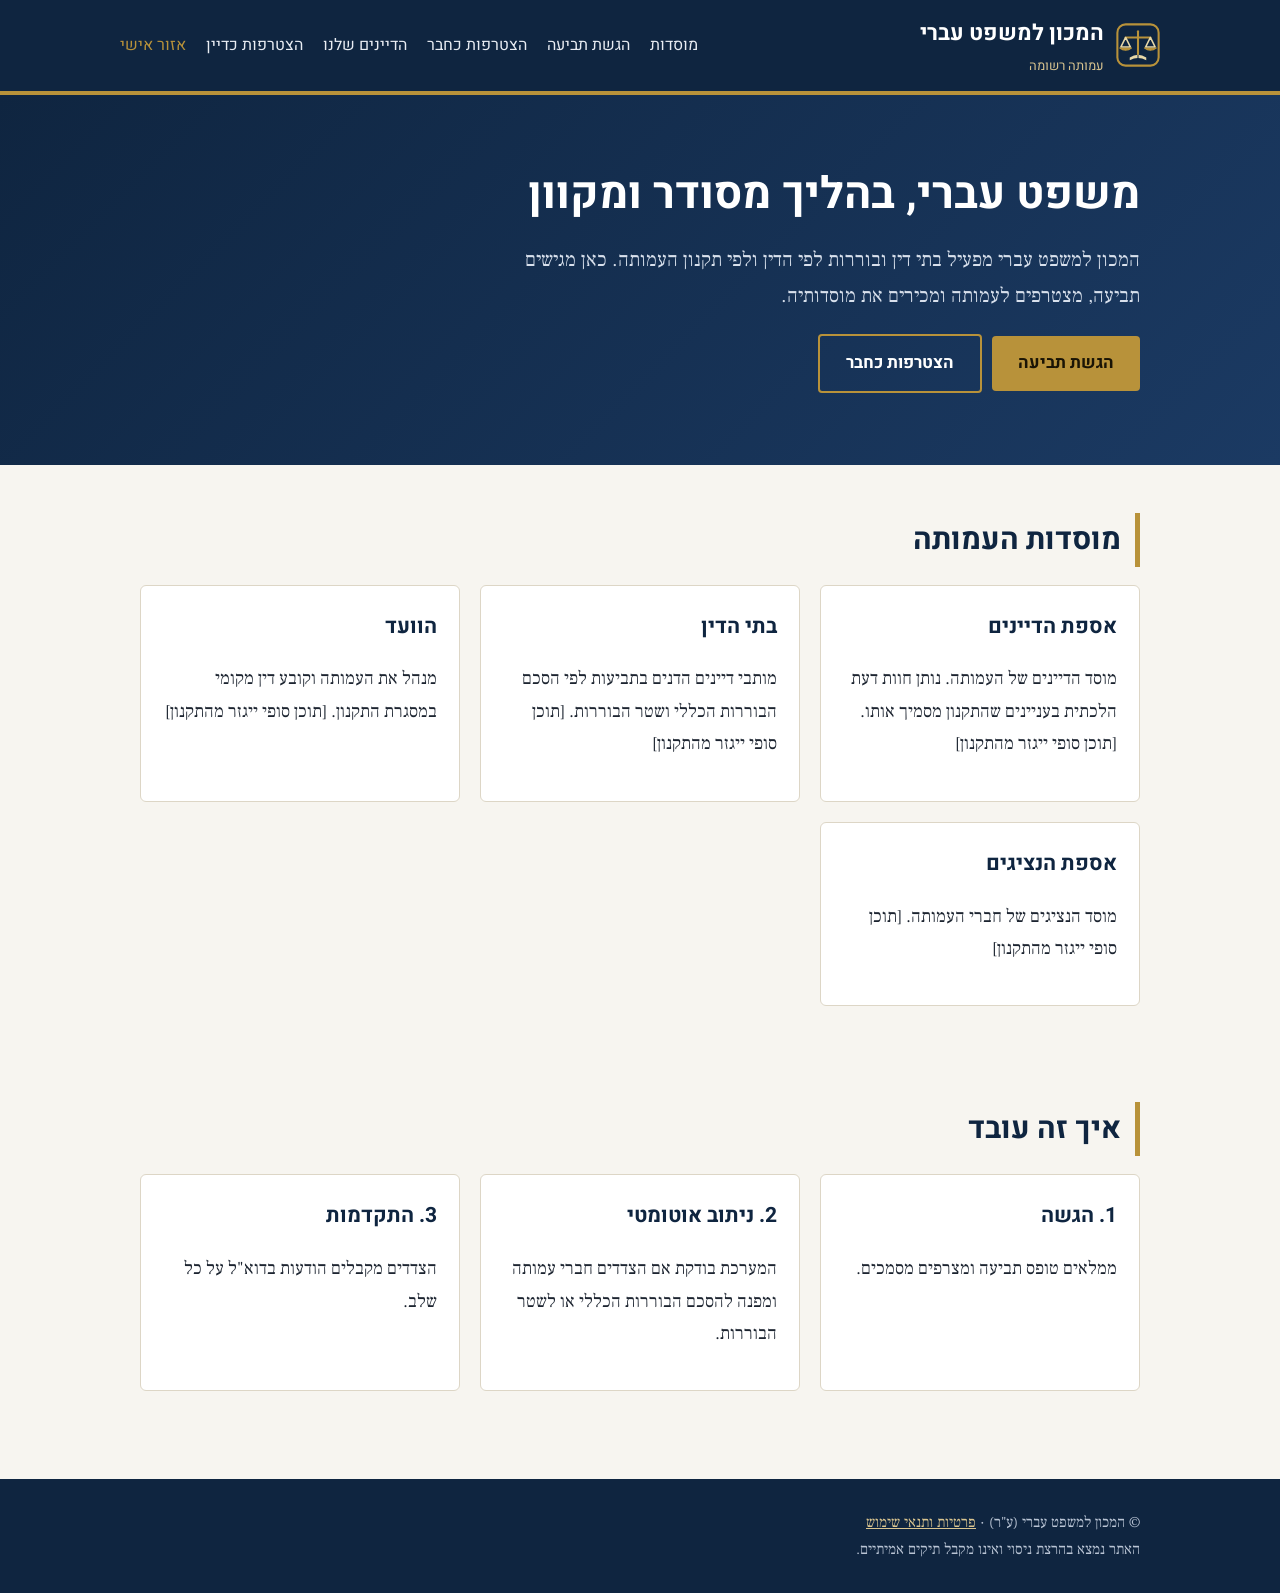
<file: index.html>
<!doctype html><html lang="he" dir="rtl"><head><meta charset="utf-8"><meta name="viewport" content="width=device-width,initial-scale=1">
<link rel="icon" href="logo.svg" type="image/svg+xml"><meta name="robots" content="noindex,nofollow"><title>דף הבית | המכון למשפט עברי</title>
<link rel="preconnect" href="https://fonts.googleapis.com"><link href="https://fonts.googleapis.com/css2?family=Frank+Ruhl+Libre:wght@400;700&family=Heebo:wght@400;500;700&display=swap" rel="stylesheet">
<link rel="stylesheet" href="styles.css"></head><body>
<header><div class="wrap top"><a class="brand" href="index.html"><img src="logo.svg" alt="" width="44" height="44"><span>המכון למשפט עברי<small>עמותה רשומה</small></span></a>
<nav class="nav"><a href="index.html#institutions">מוסדות</a><a href="claim.html">הגשת תביעה</a><a href="join.html">הצטרפות כחבר</a><a href="judges.html">הדיינים שלנו</a><a href="judge.html">הצטרפות כדיין</a><a href="portal.html" class="on">אזור אישי</a></nav></div></header>
<div class="hero"><div class="wrap"><h1>משפט עברי, בהליך מסודר ומקוון</h1><p>המכון למשפט עברי מפעיל בתי דין ובוררות לפי הדין ולפי תקנון העמותה. כאן מגישים תביעה, מצטרפים לעמותה ומכירים את מוסדותיה.</p><a class="btn" href="claim.html">הגשת תביעה</a><a class="btn alt" href="join.html">הצטרפות כחבר</a></div></div>
<section id="institutions"><div class="wrap"><h2>מוסדות העמותה</h2><div class="grid">
<div class="card"><h3>אספת הדיינים</h3><p>מוסד הדיינים של העמותה. נותן חוות דעת הלכתית בעניינים שהתקנון מסמיך אותו. [תוכן סופי ייגזר מהתקנון]</p></div>
<div class="card"><h3>בתי הדין</h3><p>מותבי דיינים הדנים בתביעות לפי הסכם הבוררות הכללי ושטר הבוררות. [תוכן סופי ייגזר מהתקנון]</p></div>
<div class="card"><h3>הוועד</h3><p>מנהל את העמותה וקובע דין מקומי במסגרת התקנון. [תוכן סופי ייגזר מהתקנון]</p></div>
<div class="card"><h3>אספת הנציגים</h3><p>מוסד הנציגים של חברי העמותה. [תוכן סופי ייגזר מהתקנון]</p></div>
</div></div></section>
<section><div class="wrap"><h2>איך זה עובד</h2><div class="grid">
<div class="card"><h3>1. הגשה</h3><p>ממלאים טופס תביעה ומצרפים מסמכים.</p></div>
<div class="card"><h3>2. ניתוב אוטומטי</h3><p>המערכת בודקת אם הצדדים חברי עמותה ומפנה להסכם הבוררות הכללי או לשטר הבוררות.</p></div>
<div class="card"><h3>3. התקדמות</h3><p>הצדדים מקבלים הודעות בדוא"ל על כל שלב.</p></div></div></div></section>
<footer><div class="wrap">© המכון למשפט עברי (ע"ר) · <a href="privacy.html">פרטיות ותנאי שימוש</a><br>האתר נמצא בהרצת ניסוי ואינו מקבל תיקים אמיתיים.</div></footer>
<script src="app.js"></script></body></html>
</file>
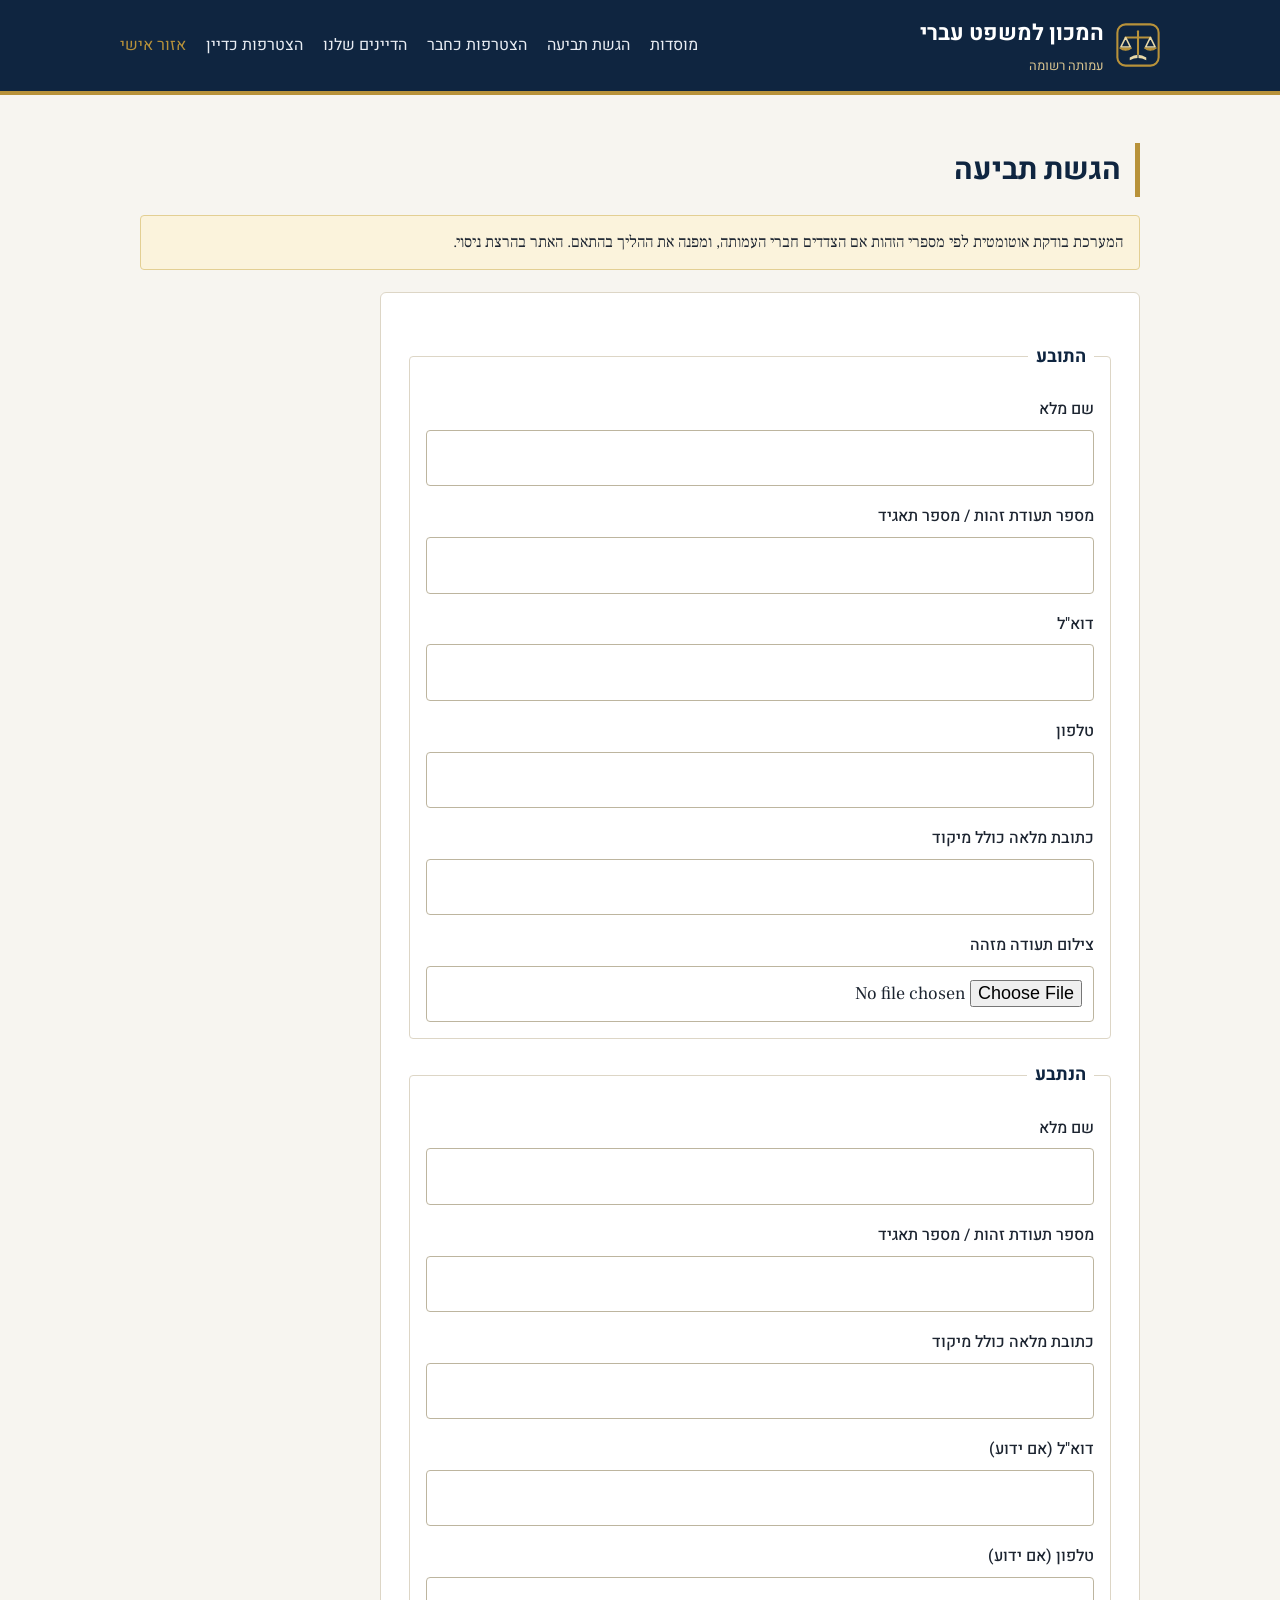
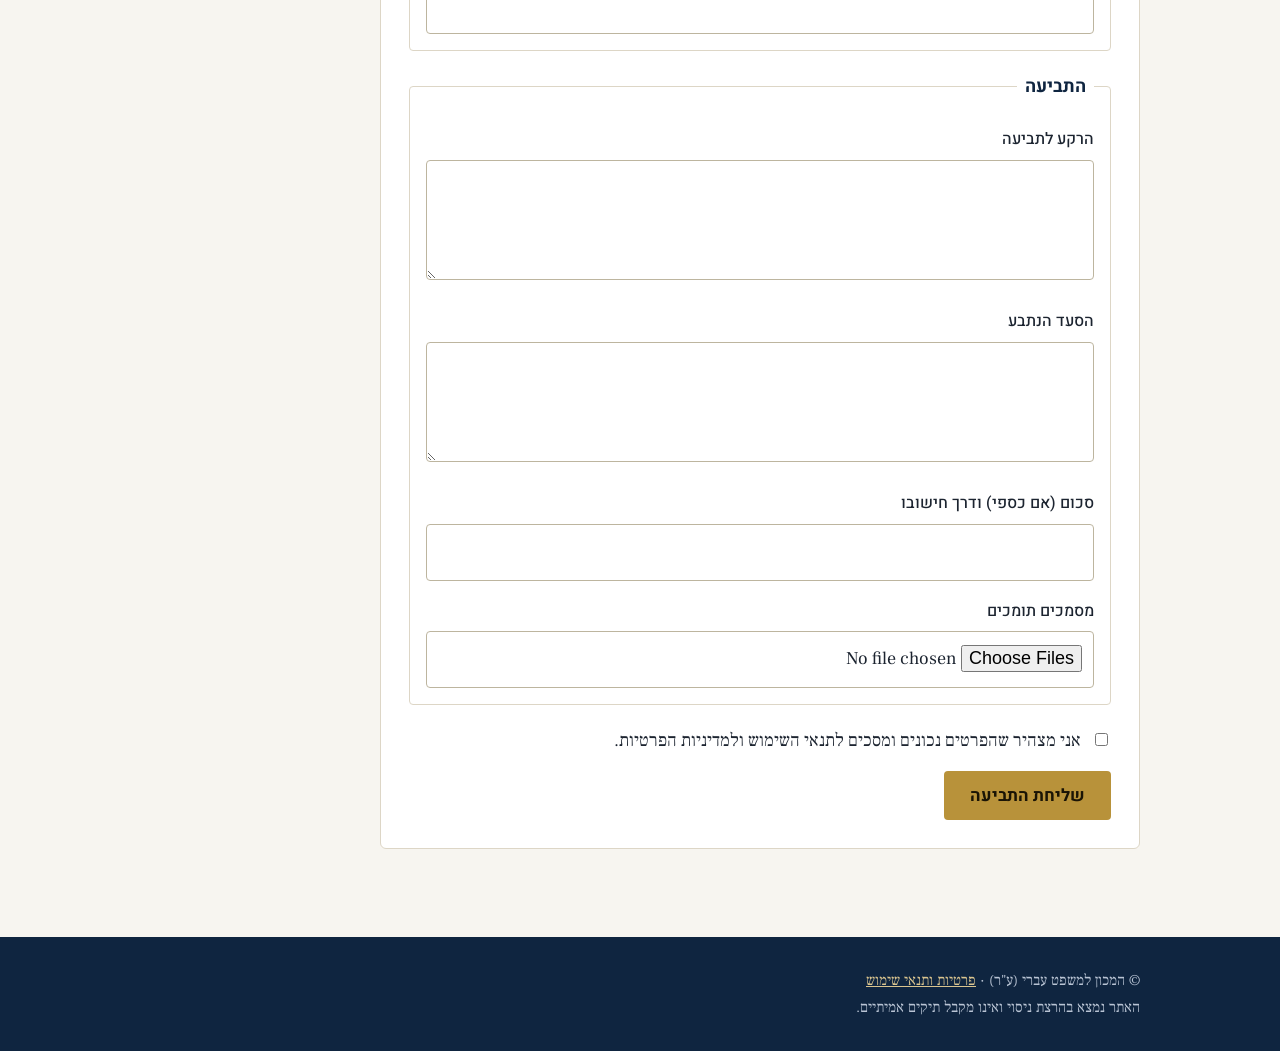
<file: claim.html>
<!doctype html><html lang="he" dir="rtl"><head><meta charset="utf-8"><meta name="viewport" content="width=device-width,initial-scale=1">
<link rel="icon" href="logo.svg" type="image/svg+xml"><meta name="robots" content="noindex,nofollow"><title>הגשת תביעה | המכון למשפט עברי</title>
<link rel="preconnect" href="https://fonts.googleapis.com"><link href="https://fonts.googleapis.com/css2?family=Frank+Ruhl+Libre:wght@400;700&family=Heebo:wght@400;500;700&display=swap" rel="stylesheet">
<link rel="stylesheet" href="styles.css"></head><body>
<header><div class="wrap top"><a class="brand" href="index.html"><img src="logo.svg" alt="" width="44" height="44"><span>המכון למשפט עברי<small>עמותה רשומה</small></span></a>
<nav class="nav"><a href="index.html#institutions">מוסדות</a><a href="claim.html">הגשת תביעה</a><a href="join.html">הצטרפות כחבר</a><a href="judges.html">הדיינים שלנו</a><a href="judge.html">הצטרפות כדיין</a><a href="portal.html" class="on">אזור אישי</a></nav></div></header>
<section><div class="wrap"><h2>הגשת תביעה</h2><p class="note">המערכת בודקת אוטומטית לפי מספרי הזהות אם הצדדים חברי העמותה, ומפנה את ההליך בהתאם. האתר בהרצת ניסוי.</p>
<form class="f" data-kind="claim"><fieldset><legend>התובע</legend><label>שם מלא</label><input name="p_name" required><label>מספר תעודת זהות / מספר תאגיד</label><input name="p_id" required inputmode="numeric"><label>דוא"ל</label><input name="p_email" type="email" required><label>טלפון</label><input name="p_phone" required><label>כתובת מלאה כולל מיקוד</label><input name="p_addr" required><label>צילום תעודה מזהה</label><input name="p_idfile" type="file" accept=".jpg,.jpeg,.png,.pdf" required></fieldset>
<fieldset><legend>הנתבע</legend><label>שם מלא</label><input name="d_name" required><label>מספר תעודת זהות / מספר תאגיד</label><input name="d_id" required inputmode="numeric"><label>כתובת מלאה כולל מיקוד</label><input name="d_addr" required><label>דוא"ל (אם ידוע)</label><input name="d_email" type="email"><label>טלפון (אם ידוע)</label><input name="d_phone"></fieldset>
<fieldset><legend>התביעה</legend><label>הרקע לתביעה</label><textarea name="background" required></textarea><label>הסעד הנתבע</label><textarea name="relief" required></textarea><label>סכום (אם כספי) ודרך חישובו</label><input name="amount"><label>מסמכים תומכים</label><input name="docs" type="file" multiple></fieldset>
<div class="chk"><input type="checkbox" name="consent" required><span>אני מצהיר שהפרטים נכונים ומסכים לתנאי השימוש ולמדיניות הפרטיות.</span></div>
<button class="btn" type="submit">שליחת התביעה</button><div id="msg"></div></form></div></section>
<footer><div class="wrap">© המכון למשפט עברי (ע"ר) · <a href="privacy.html">פרטיות ותנאי שימוש</a><br>האתר נמצא בהרצת ניסוי ואינו מקבל תיקים אמיתיים.</div></footer>
<script src="app.js"></script></body></html>
</file>
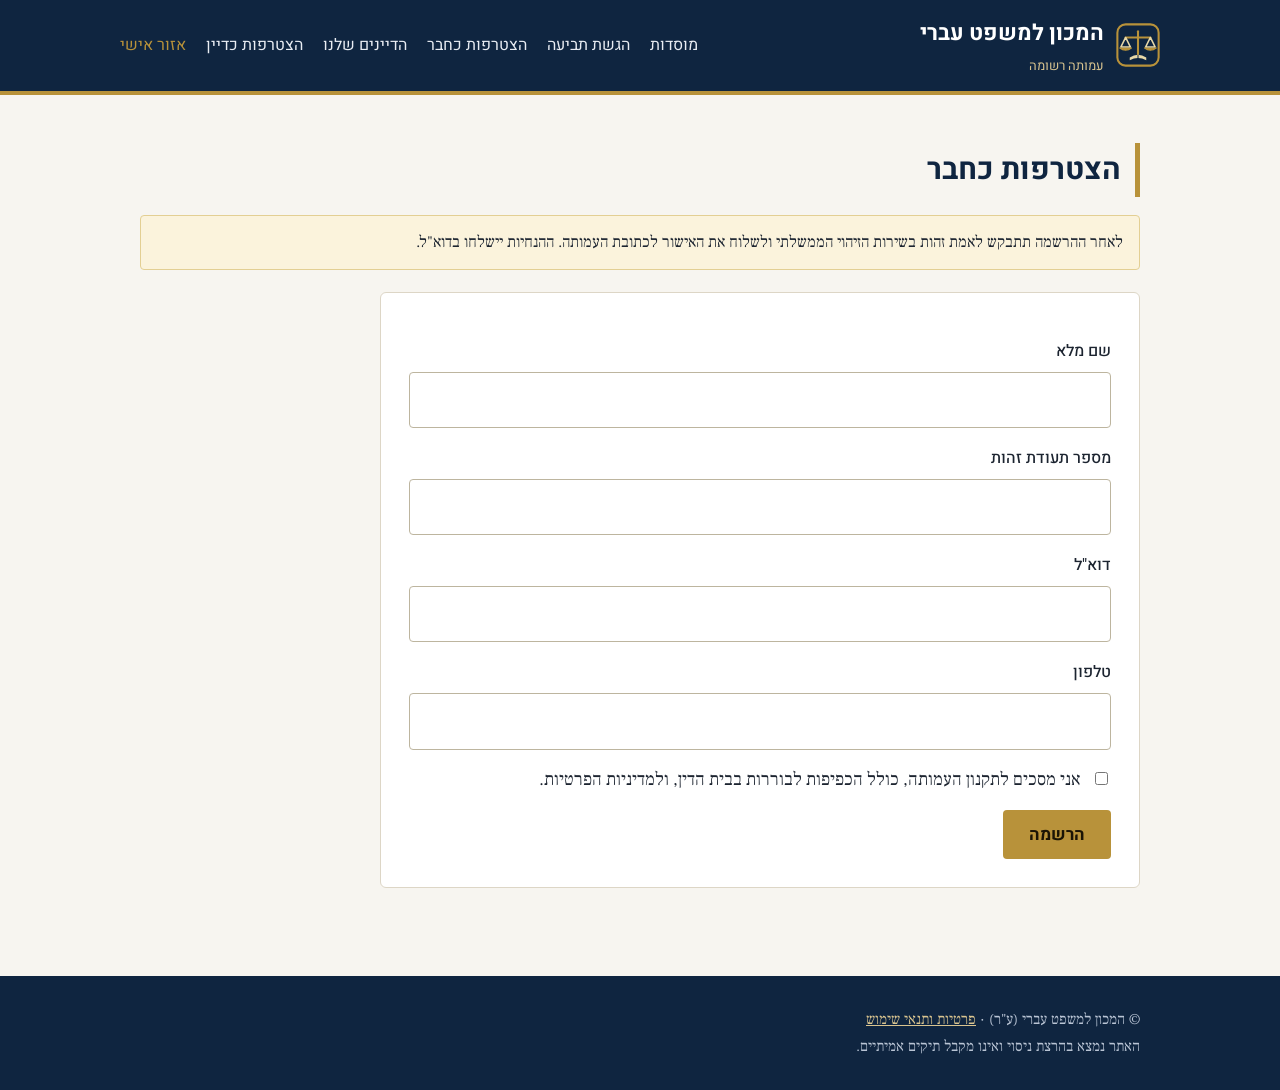
<file: join.html>
<!doctype html><html lang="he" dir="rtl"><head><meta charset="utf-8"><meta name="viewport" content="width=device-width,initial-scale=1">
<link rel="icon" href="logo.svg" type="image/svg+xml"><meta name="robots" content="noindex,nofollow"><title>הצטרפות כחבר | המכון למשפט עברי</title>
<link rel="preconnect" href="https://fonts.googleapis.com"><link href="https://fonts.googleapis.com/css2?family=Frank+Ruhl+Libre:wght@400;700&family=Heebo:wght@400;500;700&display=swap" rel="stylesheet">
<link rel="stylesheet" href="styles.css"></head><body>
<header><div class="wrap top"><a class="brand" href="index.html"><img src="logo.svg" alt="" width="44" height="44"><span>המכון למשפט עברי<small>עמותה רשומה</small></span></a>
<nav class="nav"><a href="index.html#institutions">מוסדות</a><a href="claim.html">הגשת תביעה</a><a href="join.html">הצטרפות כחבר</a><a href="judges.html">הדיינים שלנו</a><a href="judge.html">הצטרפות כדיין</a><a href="portal.html" class="on">אזור אישי</a></nav></div></header>
<section><div class="wrap"><h2>הצטרפות כחבר</h2><p class="note">לאחר ההרשמה תתבקש לאמת זהות בשירות הזיהוי הממשלתי ולשלוח את האישור לכתובת העמותה. ההנחיות יישלחו בדוא"ל.</p>
<form class="f" data-kind="member"><label>שם מלא</label><input name="name" required><label>מספר תעודת זהות</label><input name="id" required inputmode="numeric"><label>דוא"ל</label><input name="email" type="email" required><label>טלפון</label><input name="phone" required><div class="chk"><input type="checkbox" name="consent" required><span>אני מסכים לתקנון העמותה, כולל הכפיפות לבוררות בבית הדין, ולמדיניות הפרטיות.</span></div><button class="btn" type="submit">הרשמה</button><div id="msg"></div></form></div></section>
<footer><div class="wrap">© המכון למשפט עברי (ע"ר) · <a href="privacy.html">פרטיות ותנאי שימוש</a><br>האתר נמצא בהרצת ניסוי ואינו מקבל תיקים אמיתיים.</div></footer>
<script src="app.js"></script></body></html>
</file>
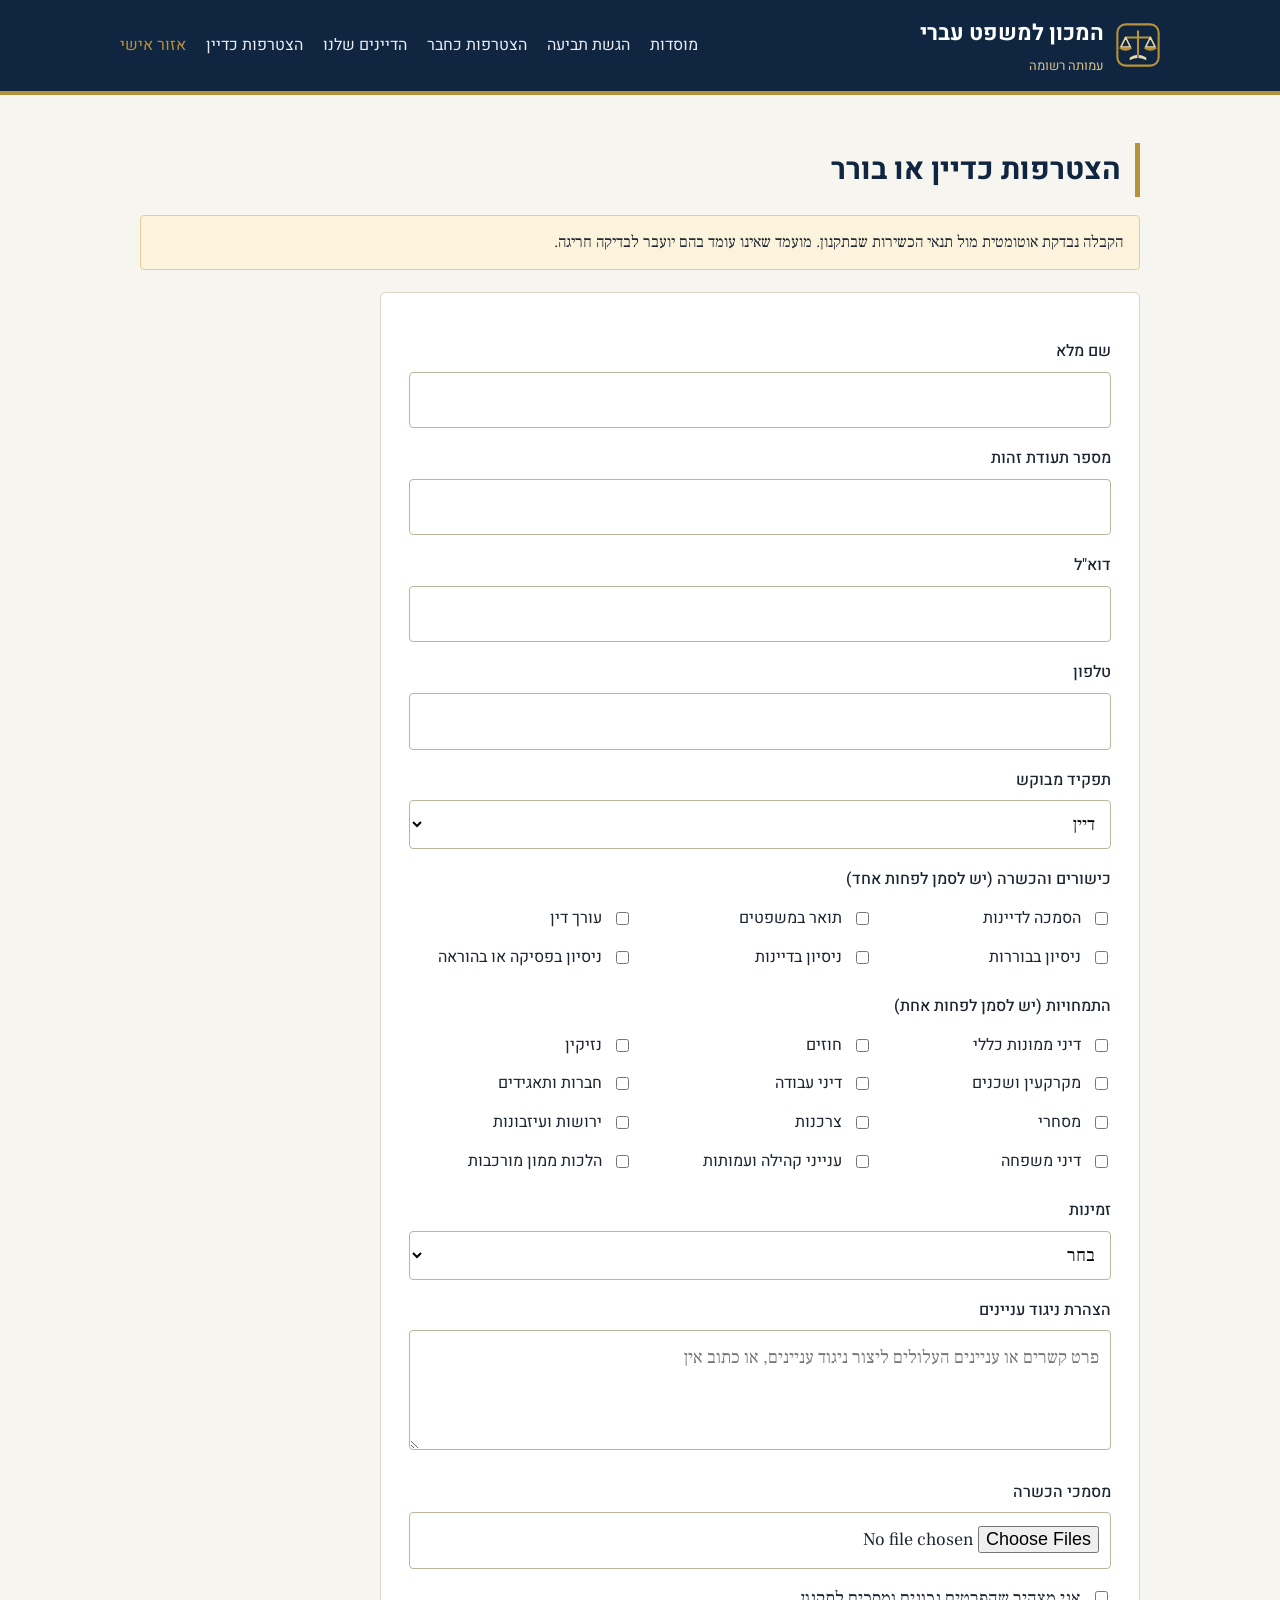
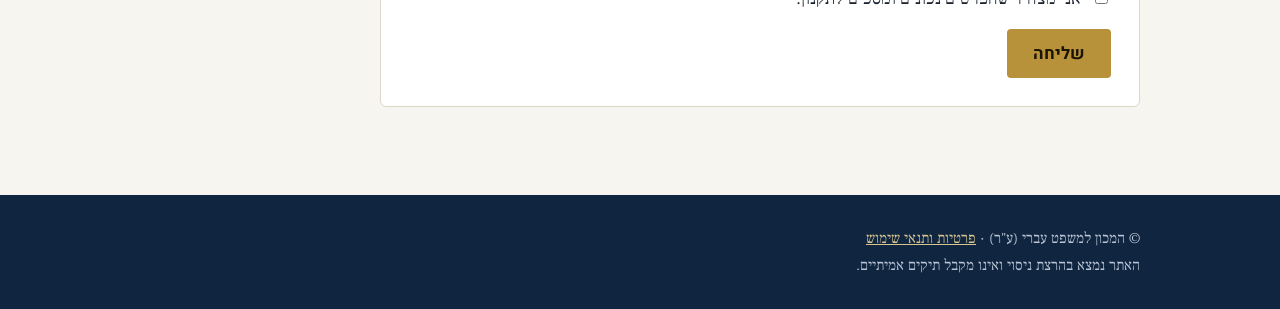
<file: judge.html>
<!doctype html><html lang="he" dir="rtl"><head><meta charset="utf-8"><meta name="viewport" content="width=device-width,initial-scale=1">
<link rel="icon" href="logo.svg" type="image/svg+xml"><meta name="robots" content="noindex,nofollow"><title>דיינים ובוררים | המכון למשפט עברי</title>
<link rel="preconnect" href="https://fonts.googleapis.com"><link href="https://fonts.googleapis.com/css2?family=Frank+Ruhl+Libre:wght@400;700&family=Heebo:wght@400;500;700&display=swap" rel="stylesheet">
<link rel="stylesheet" href="styles.css"></head><body>
<header><div class="wrap top"><a class="brand" href="index.html"><img src="logo.svg" alt="" width="44" height="44"><span>המכון למשפט עברי<small>עמותה רשומה</small></span></a>
<nav class="nav"><a href="index.html#institutions">מוסדות</a><a href="claim.html">הגשת תביעה</a><a href="join.html">הצטרפות כחבר</a><a href="judges.html">הדיינים שלנו</a><a href="judge.html">הצטרפות כדיין</a><a href="portal.html" class="on">אזור אישי</a></nav></div></header>
<section><div class="wrap"><h2>הצטרפות כדיין או בורר</h2><p class="note">הקבלה נבדקת אוטומטית מול תנאי הכשירות שבתקנון. מועמד שאינו עומד בהם יועבר לבדיקה חריגה.</p>
<form class="f" data-kind="judge"><label>שם מלא</label><input name="name" required><label>מספר תעודת זהות</label><input name="id" required inputmode="numeric"><label>דוא"ל</label><input name="email" type="email" required><label>טלפון</label><input name="phone" required><label>תפקיד מבוקש</label><select name="role"><option>דיין</option><option>בורר</option></select><label>כישורים והכשרה (יש לסמן לפחות אחד)</label><div class="chkgrid"><label class="chk"><input type="checkbox" data-group="quals" value="הסמכה לדיינות"><span>הסמכה לדיינות</span></label><label class="chk"><input type="checkbox" data-group="quals" value="תואר במשפטים"><span>תואר במשפטים</span></label><label class="chk"><input type="checkbox" data-group="quals" value="עורך דין"><span>עורך דין</span></label><label class="chk"><input type="checkbox" data-group="quals" value="ניסיון בבוררות"><span>ניסיון בבוררות</span></label><label class="chk"><input type="checkbox" data-group="quals" value="ניסיון בדיינות"><span>ניסיון בדיינות</span></label><label class="chk"><input type="checkbox" data-group="quals" value="ניסיון בפסיקה או בהוראה"><span>ניסיון בפסיקה או בהוראה</span></label></div><input type="hidden" name="quals" value=""><label>התמחויות (יש לסמן לפחות אחת)</label><div class="chkgrid"><label class="chk"><input type="checkbox" data-group="fields" value="דיני ממונות כללי"><span>דיני ממונות כללי</span></label><label class="chk"><input type="checkbox" data-group="fields" value="חוזים"><span>חוזים</span></label><label class="chk"><input type="checkbox" data-group="fields" value="נזיקין"><span>נזיקין</span></label><label class="chk"><input type="checkbox" data-group="fields" value="מקרקעין ושכנים"><span>מקרקעין ושכנים</span></label><label class="chk"><input type="checkbox" data-group="fields" value="דיני עבודה"><span>דיני עבודה</span></label><label class="chk"><input type="checkbox" data-group="fields" value="חברות ותאגידים"><span>חברות ותאגידים</span></label><label class="chk"><input type="checkbox" data-group="fields" value="מסחרי"><span>מסחרי</span></label><label class="chk"><input type="checkbox" data-group="fields" value="צרכנות"><span>צרכנות</span></label><label class="chk"><input type="checkbox" data-group="fields" value="ירושות ועיזבונות"><span>ירושות ועיזבונות</span></label><label class="chk"><input type="checkbox" data-group="fields" value="דיני משפחה"><span>דיני משפחה</span></label><label class="chk"><input type="checkbox" data-group="fields" value="ענייני קהילה ועמותות"><span>ענייני קהילה ועמותות</span></label><label class="chk"><input type="checkbox" data-group="fields" value="הלכות ממון מורכבות"><span>הלכות ממון מורכבות</span></label></div><input type="hidden" name="fields" value=""><label>זמינות</label><select name="availability" required><option value="">בחר</option><option>עד 2 תיקים במקביל</option><option>עד 5 תיקים במקביל</option><option>מעל 5 תיקים במקביל</option><option>זמינות מוגבלת</option></select><label>הצהרת ניגוד עניינים</label><textarea name="conflicts" placeholder="פרט קשרים או עניינים העלולים ליצור ניגוד עניינים, או כתוב אין"></textarea><label>מסמכי הכשרה</label><input name="docs" type="file" multiple><div class="chk"><input type="checkbox" name="consent" required><span>אני מצהיר שהפרטים נכונים ומסכים לתקנון.</span></div><button class="btn" type="submit">שליחה</button><div id="msg"></div></form></div></section>
<footer><div class="wrap">© המכון למשפט עברי (ע"ר) · <a href="privacy.html">פרטיות ותנאי שימוש</a><br>האתר נמצא בהרצת ניסוי ואינו מקבל תיקים אמיתיים.</div></footer>
<script src="app.js"></script></body></html>
</file>
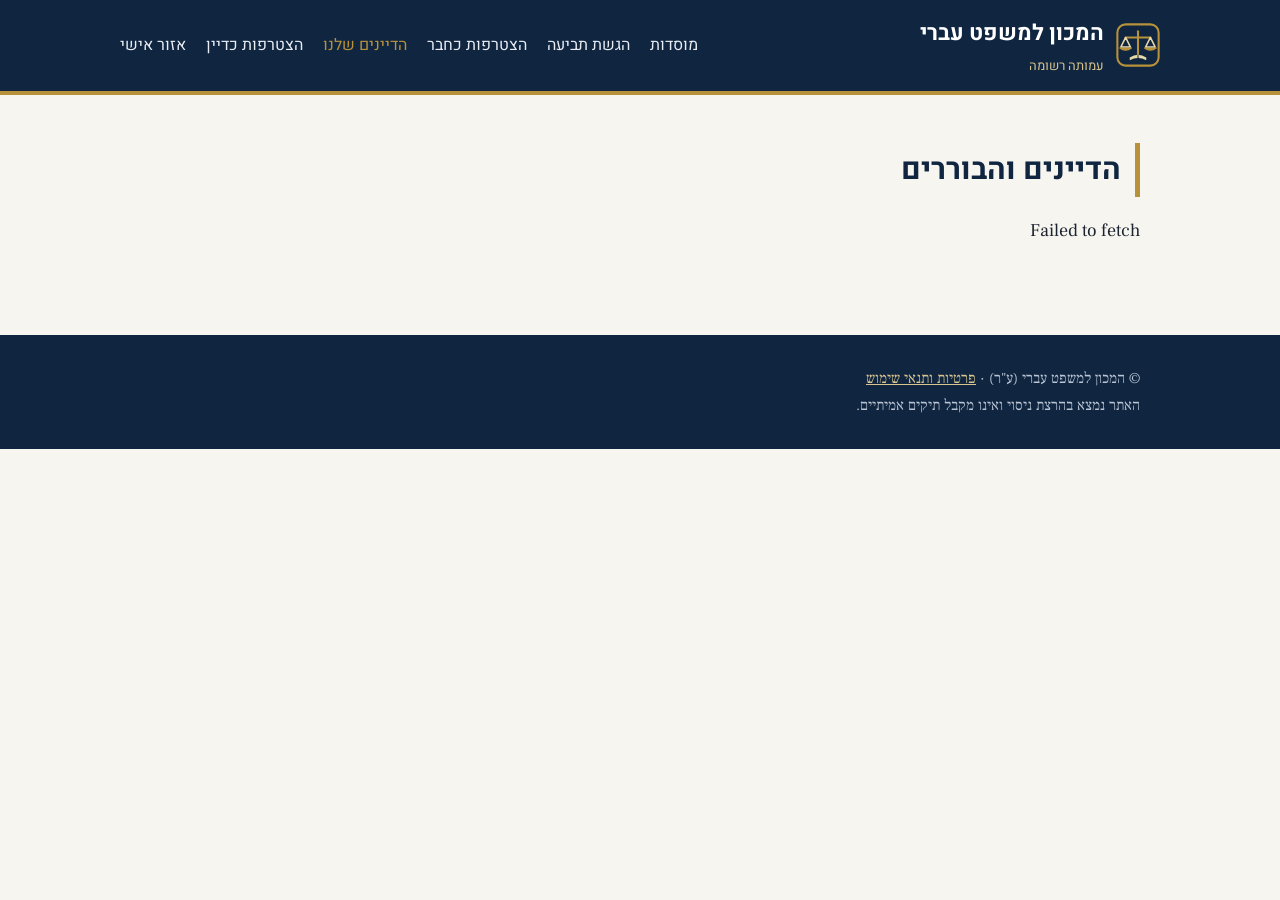
<file: judges.html>
<!doctype html><html lang="he" dir="rtl"><head><meta charset="utf-8"><meta name="viewport" content="width=device-width,initial-scale=1">
<link rel="icon" href="logo.svg" type="image/svg+xml"><meta name="robots" content="noindex,nofollow"><title>הדיינים והבוררים שלנו | המכון למשפט עברי</title>
<link rel="preconnect" href="https://fonts.googleapis.com"><link href="https://fonts.googleapis.com/css2?family=Frank+Ruhl+Libre:wght@400;700&family=Heebo:wght@400;500;700&display=swap" rel="stylesheet">
<link rel="stylesheet" href="styles.css"></head><body>
<header><div class="wrap top"><a class="brand" href="index.html"><img src="logo.svg" alt="" width="44" height="44"><span>המכון למשפט עברי<small>עמותה רשומה</small></span></a>
<nav class="nav"><a href="index.html#institutions">מוסדות</a><a href="claim.html">הגשת תביעה</a><a href="join.html">הצטרפות כחבר</a><a href="judges.html" class="on">הדיינים שלנו</a><a href="judge.html">הצטרפות כדיין</a><a href="portal.html">אזור אישי</a></nav></div></header>
<section><div class="wrap"><h2>הדיינים והבוררים</h2><div id="jv"></div></div></section>
<footer><div class="wrap">© המכון למשפט עברי (ע"ר) · <a href="privacy.html">פרטיות ותנאי שימוש</a><br>האתר נמצא בהרצת ניסוי ואינו מקבל תיקים אמיתיים.</div></footer>
<script src="app.js"></script><script src="judges.js"></script></body></html>
</file>
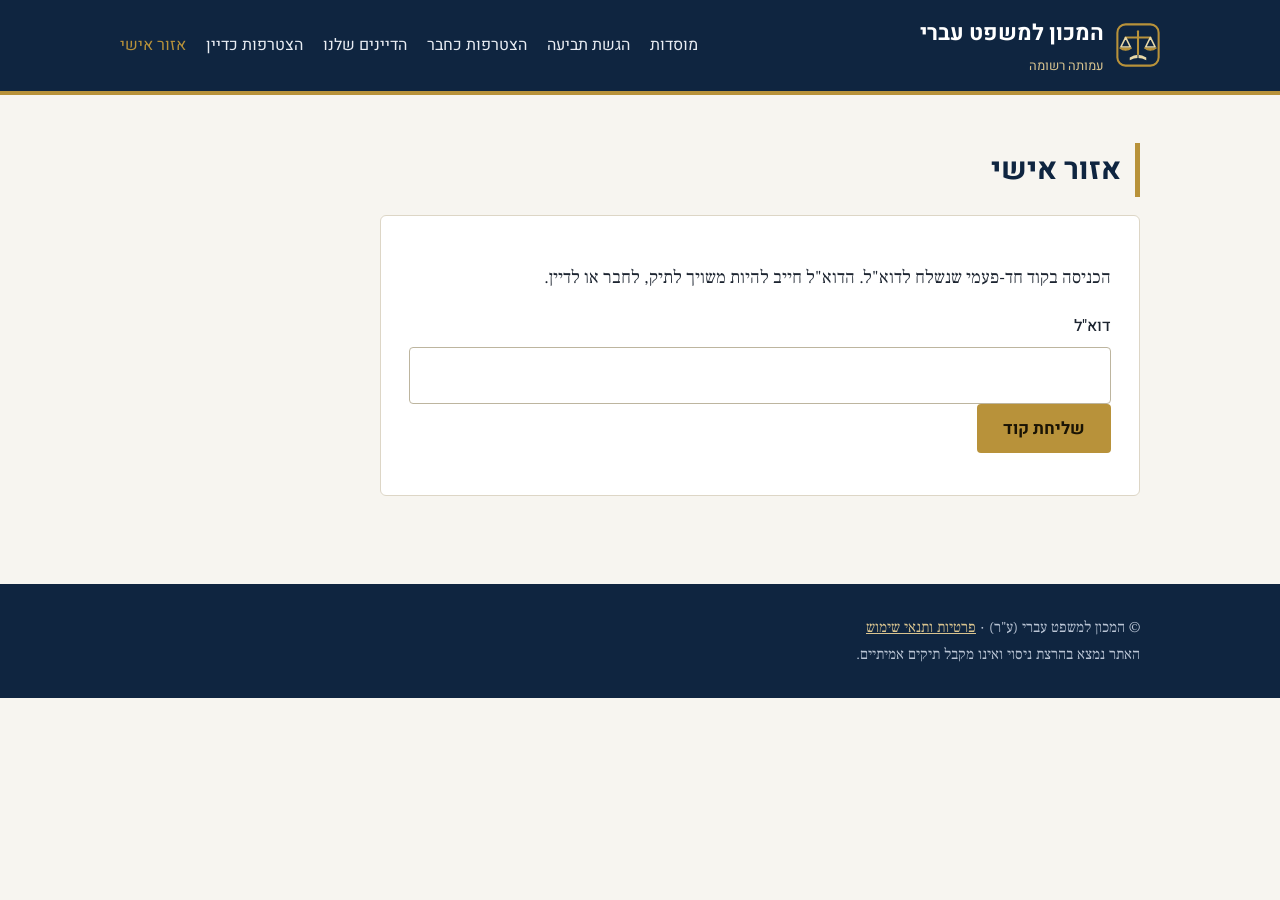
<file: portal.html>
<!doctype html><html lang="he" dir="rtl"><head><meta charset="utf-8"><meta name="viewport" content="width=device-width,initial-scale=1">
<link rel="icon" href="logo.svg" type="image/svg+xml"><meta name="robots" content="noindex,nofollow"><title>אזור אישי | המכון למשפט עברי</title>
<link rel="preconnect" href="https://fonts.googleapis.com"><link href="https://fonts.googleapis.com/css2?family=Frank+Ruhl+Libre:wght@400;700&family=Heebo:wght@400;500;700&display=swap" rel="stylesheet">
<link rel="stylesheet" href="styles.css"></head><body>
<header><div class="wrap top"><a class="brand" href="index.html"><img src="logo.svg" alt="" width="44" height="44"><span>המכון למשפט עברי<small>עמותה רשומה</small></span></a>
<nav class="nav"><a href="index.html#institutions">מוסדות</a><a href="claim.html">הגשת תביעה</a><a href="join.html">הצטרפות כחבר</a><a href="judges.html">הדיינים שלנו</a><a href="judge.html">הצטרפות כדיין</a><a href="portal.html" class="on">אזור אישי</a></nav></div></header>
<section><div class="wrap"><h2>אזור אישי</h2><div id="app"></div></div></section>
<footer><div class="wrap">© המכון למשפט עברי (ע"ר) · <a href="privacy.html">פרטיות ותנאי שימוש</a><br>האתר נמצא בהרצת ניסוי ואינו מקבל תיקים אמיתיים.</div></footer>
<script src="app.js"></script><script src="portal.js"></script></body></html>
</file>
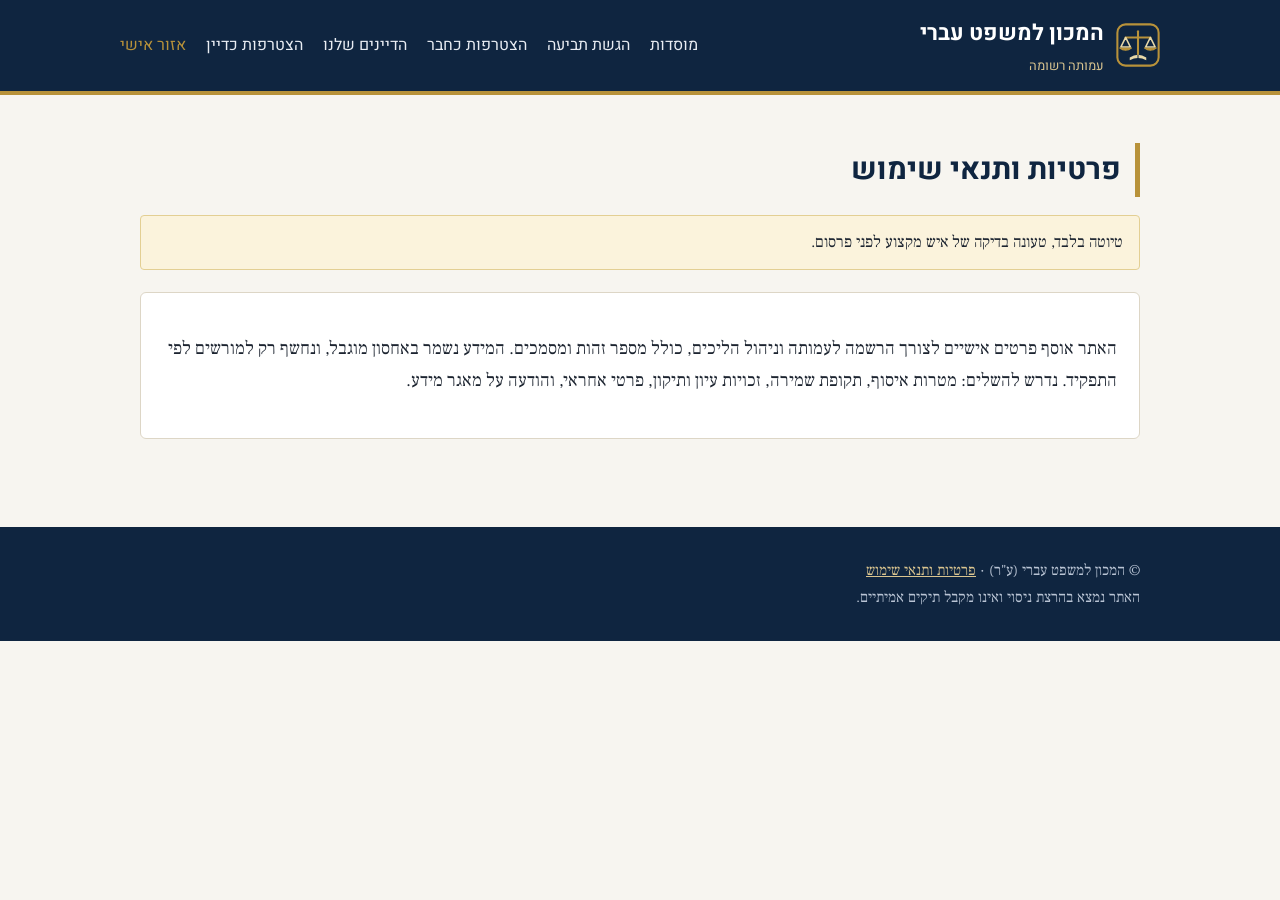
<file: privacy.html>
<!doctype html><html lang="he" dir="rtl"><head><meta charset="utf-8"><meta name="viewport" content="width=device-width,initial-scale=1">
<link rel="icon" href="logo.svg" type="image/svg+xml"><meta name="robots" content="noindex,nofollow"><title>פרטיות ותנאי שימוש | המכון למשפט עברי</title>
<link rel="preconnect" href="https://fonts.googleapis.com"><link href="https://fonts.googleapis.com/css2?family=Frank+Ruhl+Libre:wght@400;700&family=Heebo:wght@400;500;700&display=swap" rel="stylesheet">
<link rel="stylesheet" href="styles.css"></head><body>
<header><div class="wrap top"><a class="brand" href="index.html"><img src="logo.svg" alt="" width="44" height="44"><span>המכון למשפט עברי<small>עמותה רשומה</small></span></a>
<nav class="nav"><a href="index.html#institutions">מוסדות</a><a href="claim.html">הגשת תביעה</a><a href="join.html">הצטרפות כחבר</a><a href="judges.html">הדיינים שלנו</a><a href="judge.html">הצטרפות כדיין</a><a href="portal.html" class="on">אזור אישי</a></nav></div></header>
<section><div class="wrap"><h2>פרטיות ותנאי שימוש</h2><p class="note">טיוטה בלבד, טעונה בדיקה של איש מקצוע לפני פרסום.</p><div class="card"><p>האתר אוסף פרטים אישיים לצורך הרשמה לעמותה וניהול הליכים, כולל מספר זהות ומסמכים. המידע נשמר באחסון מוגבל, ונחשף רק למורשים לפי התפקיד. נדרש להשלים: מטרות איסוף, תקופת שמירה, זכויות עיון ותיקון, פרטי אחראי, והודעה על מאגר מידע.</p></div></div></section>
<footer><div class="wrap">© המכון למשפט עברי (ע"ר) · <a href="privacy.html">פרטיות ותנאי שימוש</a><br>האתר נמצא בהרצת ניסוי ואינו מקבל תיקים אמיתיים.</div></footer>
<script src="app.js"></script></body></html>
</file>
<file: styles.css>
:root{--navy:#0f2540;--navy2:#1b3a63;--gold:#b8923a;--bg:#f7f5f0;--ink:#1c2430;--mute:#5d6877;--line:#ddd6c6;--ok:#2f6b3f;--err:#9b2c2c}
*{box-sizing:border-box}html{scroll-behavior:smooth}
body{margin:0;font-family:"Frank Ruhl Libre","David Libre",Georgia,serif;background:var(--bg);color:var(--ink);line-height:1.8;font-size:18px}
h1,h2,h3,.nav{font-family:"Heebo","Assistant",Arial,sans-serif}
header{background:var(--navy);color:#fff;border-bottom:4px solid var(--gold)}
.wrap{max-width:1040px;margin:0 auto;padding:0 20px}
.top{display:flex;align-items:center;justify-content:space-between;gap:16px;padding:14px 0;flex-wrap:wrap}
.brand{font-family:"Heebo",Arial,sans-serif;font-weight:700;font-size:22px;color:#fff;text-decoration:none}
.brand small{display:block;font-weight:400;font-size:13px;color:#d9c48f}
.nav a{color:#e9edf3;text-decoration:none;margin-inline-start:20px;font-size:16px}
.nav a:hover,.nav a.on{color:var(--gold)}
.hero{background:linear-gradient(135deg,var(--navy),var(--navy2));color:#fff;padding:72px 0}
.hero h1{font-size:44px;margin:0 0 12px;line-height:1.25}.hero p{max-width:640px;color:#d8e0ec;font-size:20px}
.btn{display:inline-block;background:var(--gold);color:#1a1405;padding:12px 26px;border-radius:4px;text-decoration:none;font-family:"Heebo",Arial,sans-serif;font-weight:700;border:0;cursor:pointer;font-size:17px;margin-inline-end:10px}
.btn.alt{background:transparent;border:2px solid var(--gold);color:#fff}
section{padding:48px 0}h2{color:var(--navy);font-size:30px;margin:0 0 18px;border-inline-start:5px solid var(--gold);padding-inline-start:14px}
.grid{display:grid;grid-template-columns:repeat(auto-fit,minmax(260px,1fr));gap:20px}
.card{background:#fff;border:1px solid var(--line);border-radius:6px;padding:22px}.card h3{margin:0 0 8px;color:var(--navy)}
form.f{background:#fff;border:1px solid var(--line);border-radius:6px;padding:28px;max-width:760px}
label{display:block;font-family:"Heebo",Arial,sans-serif;font-weight:500;margin:16px 0 6px;font-size:16px}
input,select,textarea{width:100%;padding:11px;border:1px solid #bdb59f;border-radius:4px;font:inherit;background:#fff}
textarea{min-height:120px}fieldset{border:1px solid var(--line);border-radius:4px;margin:20px 0;padding:6px 16px 16px}legend{font-family:"Heebo",Arial,sans-serif;color:var(--navy);font-weight:700;padding:0 8px}
.chk{display:flex;gap:10px;align-items:flex-start;margin:14px 0}.chk input{width:auto;margin-top:8px}
#msg{margin-top:18px;padding:14px;border-radius:4px;display:none}#msg.ok{display:block;background:#e6f2e9;color:var(--ok)}#msg.err{display:block;background:#f8e6e6;color:var(--err)}
.note{background:#fbf3dc;border:1px solid #e3cf93;padding:12px 16px;border-radius:4px;font-size:16px;margin:0 0 22px}
footer{background:var(--navy);color:#b9c4d4;padding:30px 0;font-size:15px;margin-top:40px}footer a{color:#d9c48f}
@media(max-width:640px){.hero h1{font-size:32px}.nav a{margin-inline-start:12px}}
.brand{display:flex;align-items:center;gap:12px}.brand img{display:block}
.tabs{display:flex;gap:8px;flex-wrap:wrap;margin:0 0 20px}.tabs button{font-family:"Heebo",Arial,sans-serif;padding:9px 18px;border:1px solid var(--line);background:#fff;border-radius:4px;cursor:pointer;font-size:16px}.tabs button.on{background:var(--navy);color:#fff;border-color:var(--navy)}
table{width:100%;border-collapse:collapse;background:#fff;font-size:15px;font-family:"Heebo",Arial,sans-serif}th,td{border:1px solid var(--line);padding:8px 10px;text-align:right;vertical-align:top}th{background:#efe9da}
.pill{display:inline-block;padding:2px 10px;border-radius:12px;background:#efe9da;font-size:13px}.ev{border-inline-start:3px solid var(--gold);padding:6px 14px;margin:10px 0;background:#fff}.ev small{color:var(--mute)}
.btn.sm{padding:6px 14px;font-size:14px;margin:2px}.rankrow{display:flex;gap:10px;align-items:center;margin:6px 0}.rankrow input{width:70px}
.chkgrid{display:grid;grid-template-columns:repeat(auto-fit,minmax(220px,1fr));gap:2px 16px}.chkgrid .chk{margin:4px 0}.chkgrid label{margin:0;font-weight:400}
.jph{width:96px;height:96px;border-radius:50%;object-fit:cover;border:3px solid var(--gold);display:block;margin-bottom:10px}.jph0{display:flex;align-items:center;justify-content:center;background:var(--navy);color:#fff;font:700 38px "Heebo",Arial,sans-serif}a.jc{text-decoration:none;color:inherit}a.jc:hover{border-color:var(--gold)}.jone{display:flex;gap:22px;align-items:flex-start;flex-wrap:wrap}.jone .jph{width:150px;height:150px}.jone>div{flex:1;min-width:240px}
</file>
